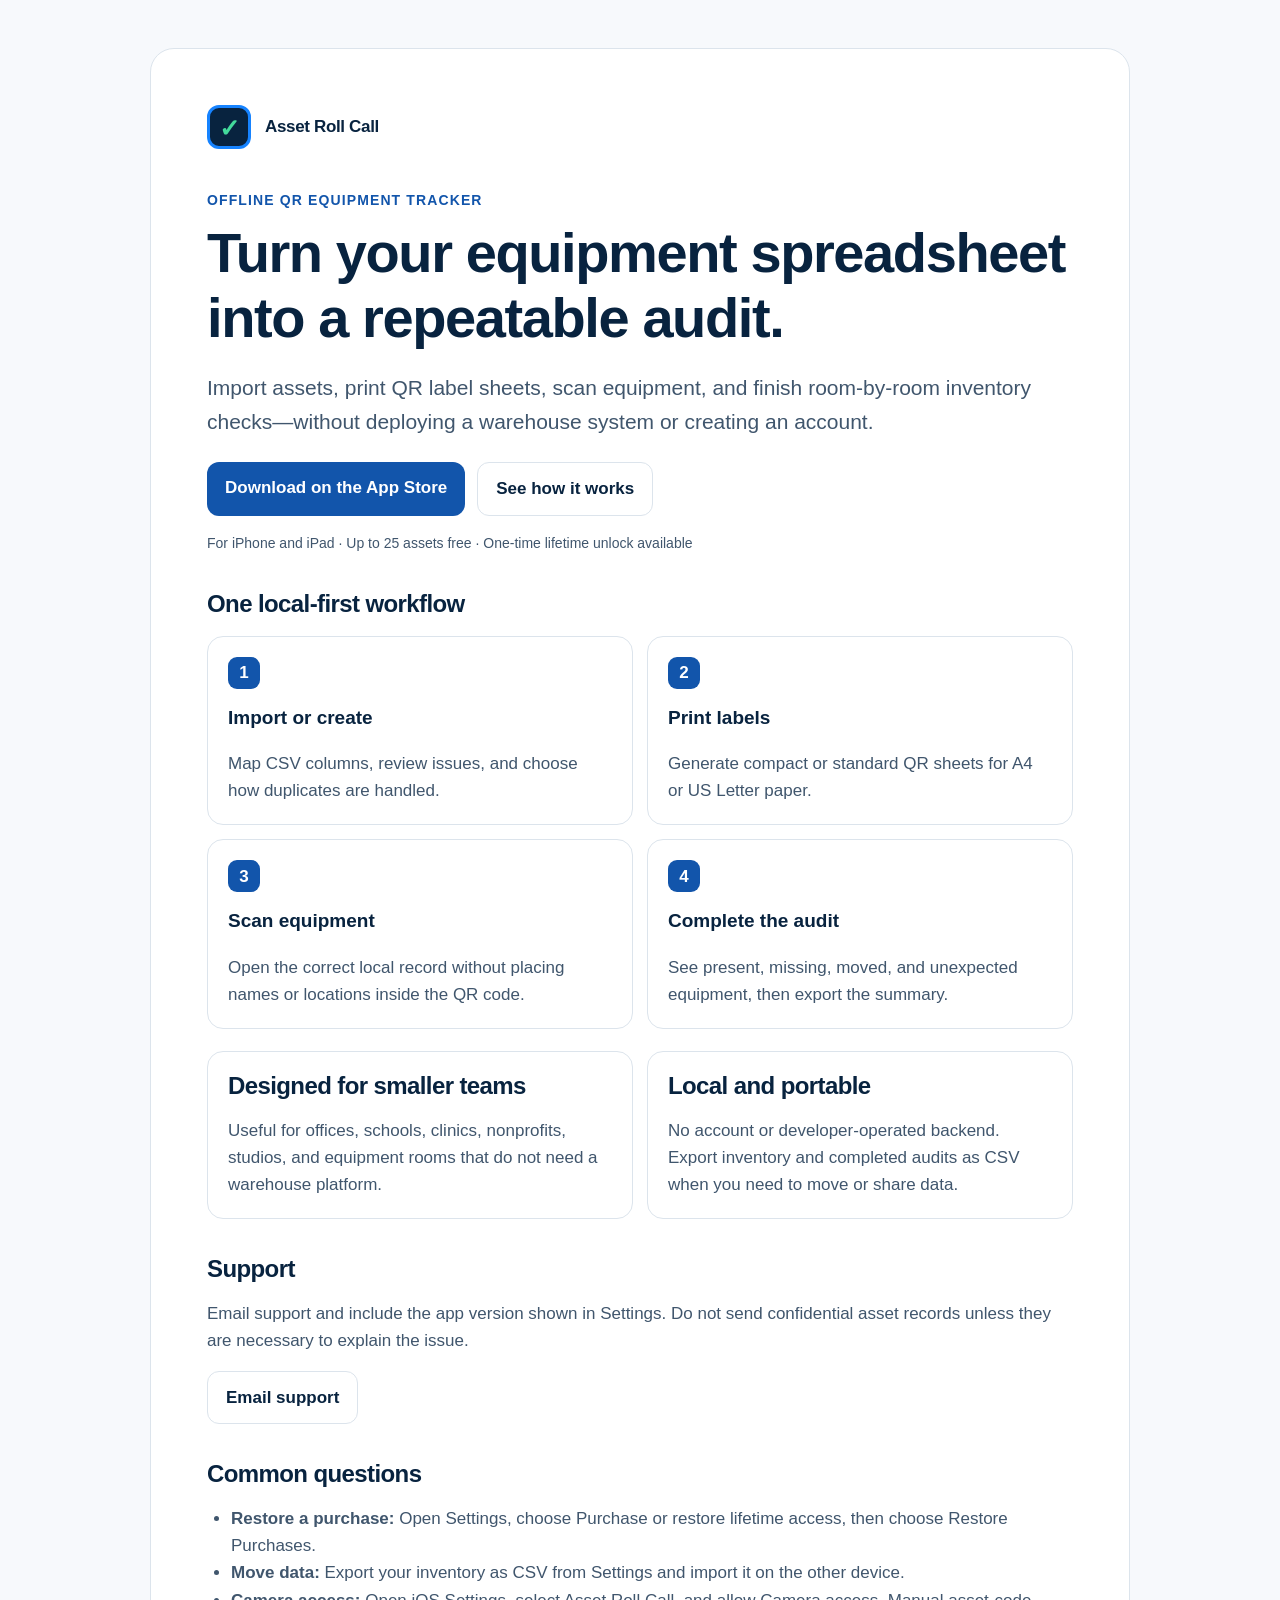
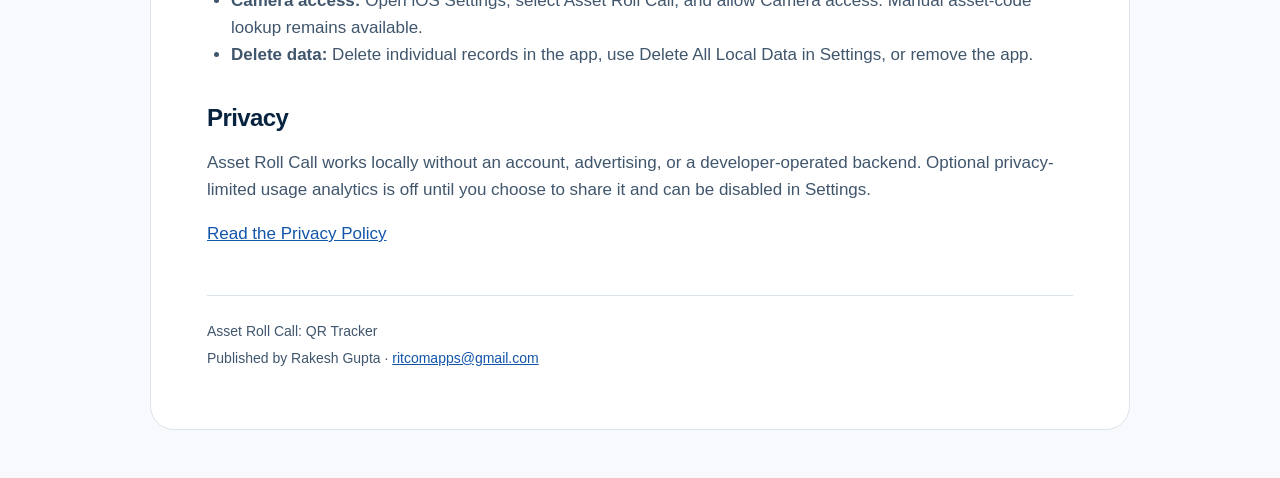
<file: index.html>
<!doctype html>
<html lang="en">
<head>
  <meta charset="utf-8">
  <meta name="viewport" content="width=device-width, initial-scale=1">
  <meta name="description" content="Import equipment from CSV, print private QR labels, and complete inventory audits locally on iPhone and iPad.">
  <title>Asset Roll Call — QR equipment audits without a backend</title>
  <link rel="stylesheet" href="styles.css">
</head>
<body>
  <main>
    <div class="brand"><span class="mark" aria-hidden="true">✓</span> Asset Roll Call</div>
    <p class="eyebrow">Offline QR equipment tracker</p>
    <h1>Turn your equipment spreadsheet into a repeatable audit.</h1>
    <p class="lead">Import assets, print QR label sheets, scan equipment, and finish room-by-room inventory checks—without deploying a warehouse system or creating an account.</p>

    <div class="actions">
      <a class="button primary" href="https://apps.apple.com/us/app/asset-roll-call-qr-tracker/id6813896080">Download on the App Store</a>
      <a class="button secondary" href="#how-it-works">See how it works</a>
    </div>
    <p class="compatibility">For iPhone and iPad · Up to 25 assets free · One-time lifetime unlock available</p>

    <section id="how-it-works">
      <h2>One local-first workflow</h2>
      <div class="steps">
        <article><span>1</span><h3>Import or create</h3><p>Map CSV columns, review issues, and choose how duplicates are handled.</p></article>
        <article><span>2</span><h3>Print labels</h3><p>Generate compact or standard QR sheets for A4 or US Letter paper.</p></article>
        <article><span>3</span><h3>Scan equipment</h3><p>Open the correct local record without placing names or locations inside the QR code.</p></article>
        <article><span>4</span><h3>Complete the audit</h3><p>See present, missing, moved, and unexpected equipment, then export the summary.</p></article>
      </div>
    </section>

    <section class="value-grid">
      <article><h2>Designed for smaller teams</h2><p>Useful for offices, schools, clinics, nonprofits, studios, and equipment rooms that do not need a warehouse platform.</p></article>
      <article><h2>Local and portable</h2><p>No account or developer-operated backend. Export inventory and completed audits as CSV when you need to move or share data.</p></article>
    </section>

    <h2 id="support">Support</h2>
    <p>Email support and include the app version shown in Settings. Do not send confidential asset records unless they are necessary to explain the issue.</p>
    <a class="button secondary" href="mailto:ritcomapps@gmail.com?subject=Asset%20Roll%20Call%20Support">Email support</a>

    <h2>Common questions</h2>
    <ul>
      <li><strong>Restore a purchase:</strong> Open Settings, choose Purchase or restore lifetime access, then choose Restore Purchases.</li>
      <li><strong>Move data:</strong> Export your inventory as CSV from Settings and import it on the other device.</li>
      <li><strong>Camera access:</strong> Open iOS Settings, select Asset Roll Call, and allow Camera access. Manual asset-code lookup remains available.</li>
      <li><strong>Delete data:</strong> Delete individual records in the app, use Delete All Local Data in Settings, or remove the app.</li>
    </ul>

    <h2>Privacy</h2>
    <p>Asset Roll Call works locally without an account, advertising, or a developer-operated backend. Optional privacy-limited usage analytics is off until you choose to share it and can be disabled in Settings.</p>
    <p><a href="privacy.html">Read the Privacy Policy</a></p>

    <footer>
      <p>Asset Roll Call: QR Tracker</p>
      <p>Published by Rakesh Gupta · <a href="mailto:ritcomapps@gmail.com">ritcomapps@gmail.com</a></p>
    </footer>
  </main>
</body>
</html>
</file>
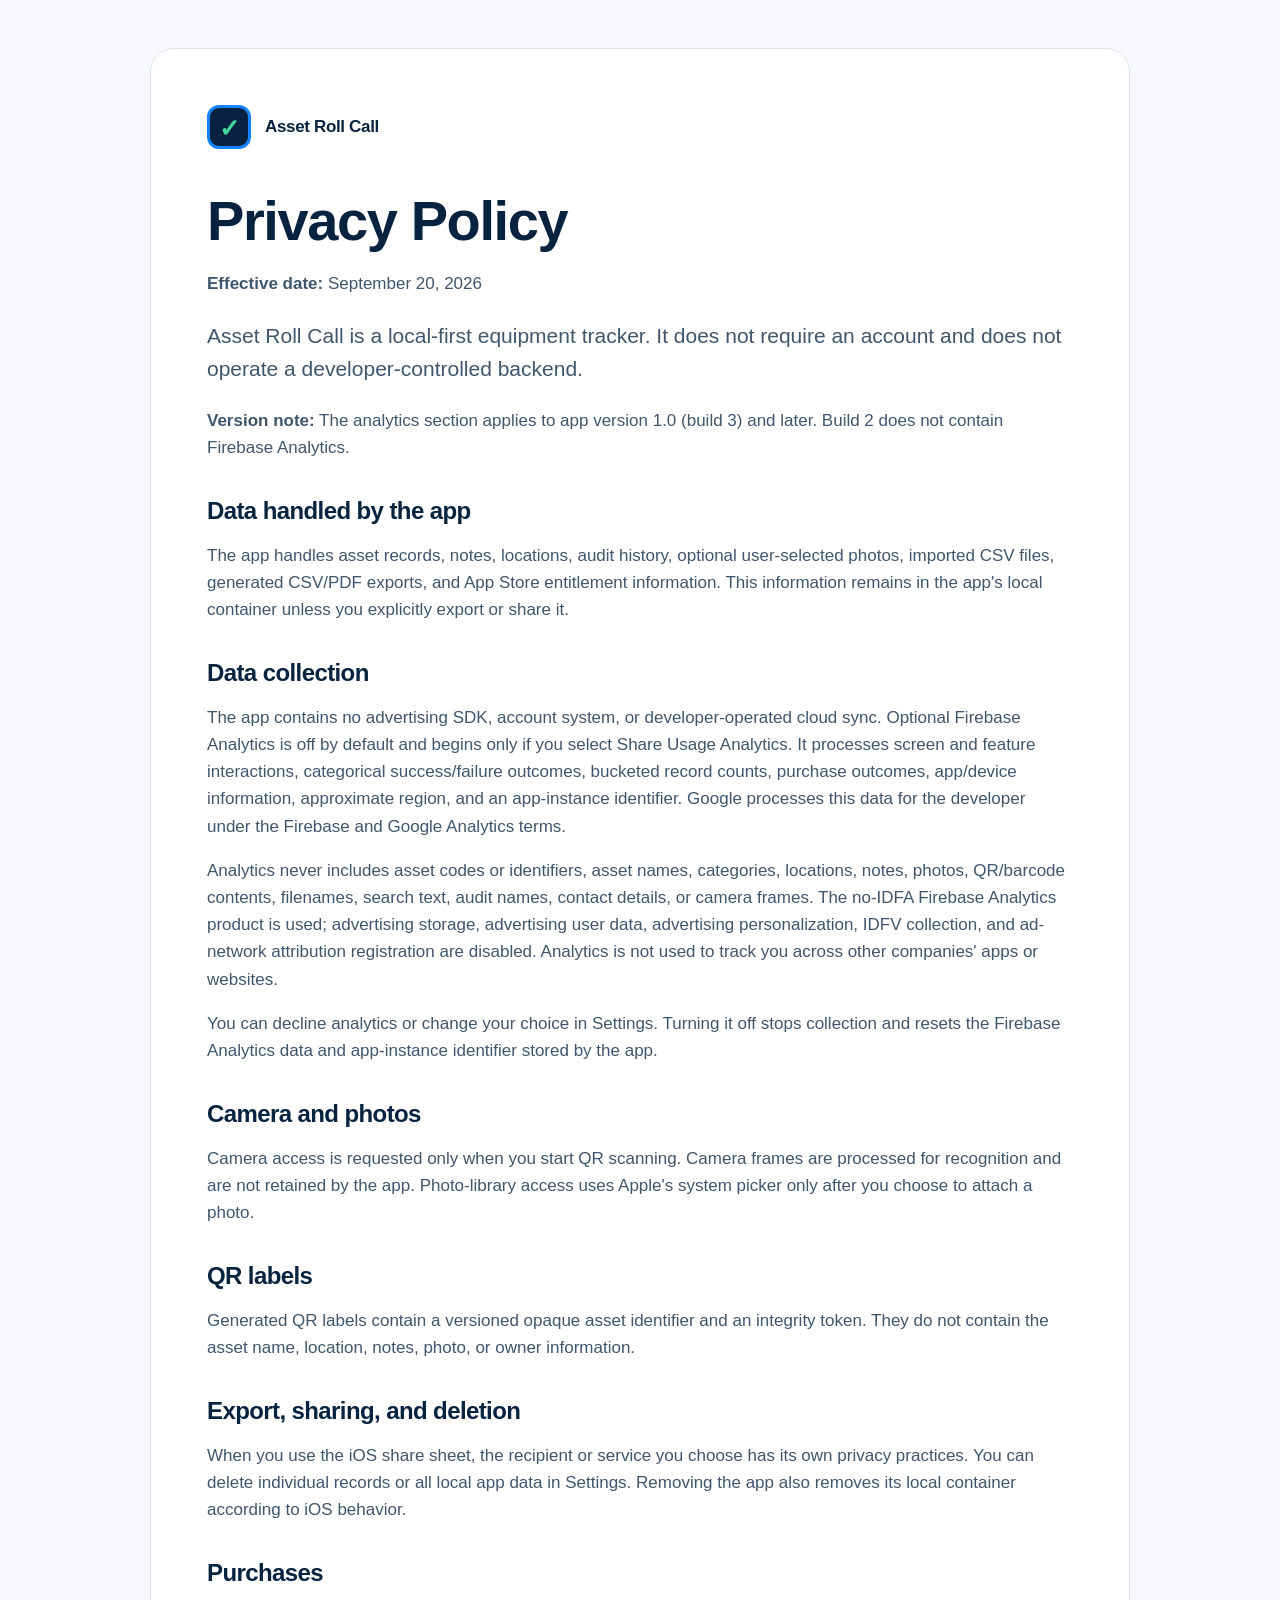
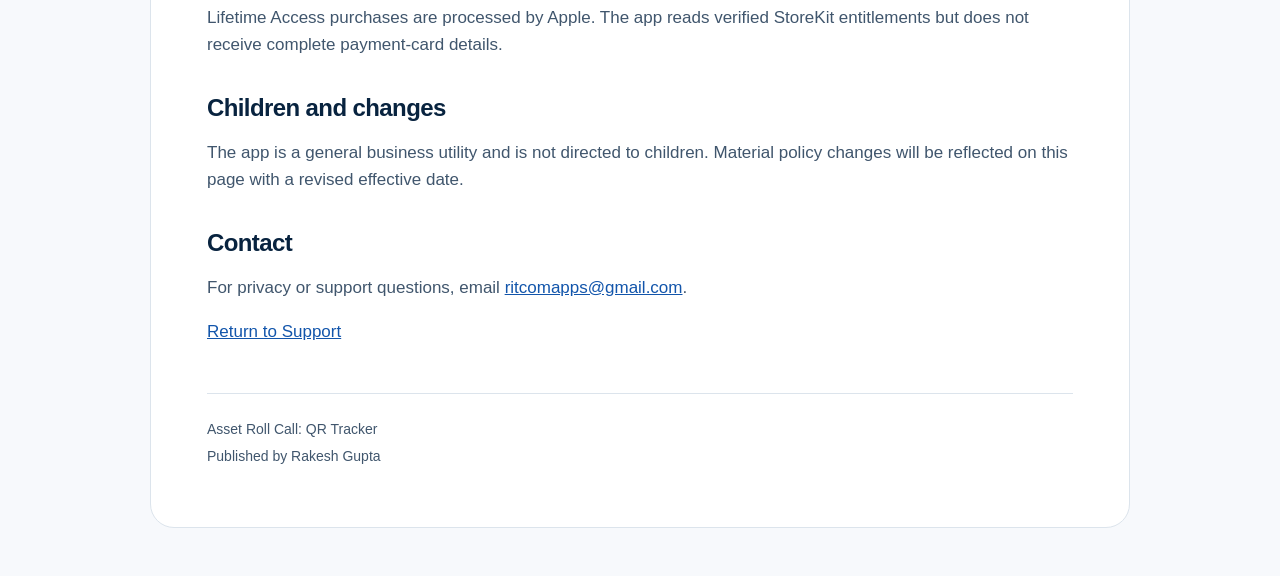
<file: privacy.html>
<!doctype html>
<html lang="en">
<head>
  <meta charset="utf-8">
  <meta name="viewport" content="width=device-width, initial-scale=1">
  <meta name="description" content="Privacy Policy for Asset Roll Call: QR Tracker.">
  <title>Asset Roll Call Privacy Policy</title>
  <link rel="stylesheet" href="styles.css">
</head>
<body>
  <main>
    <div class="brand"><span class="mark" aria-hidden="true">✓</span> Asset Roll Call</div>
    <h1>Privacy Policy</h1>
    <p><strong>Effective date:</strong> September 20, 2026</p>
    <p class="lead">Asset Roll Call is a local-first equipment tracker. It does not require an account and does not operate a developer-controlled backend.</p>
    <p><strong>Version note:</strong> The analytics section applies to app version 1.0 (build 3) and later. Build 2 does not contain Firebase Analytics.</p>

    <h2>Data handled by the app</h2>
    <p>The app handles asset records, notes, locations, audit history, optional user-selected photos, imported CSV files, generated CSV/PDF exports, and App Store entitlement information. This information remains in the app's local container unless you explicitly export or share it.</p>

    <h2>Data collection</h2>
    <p>The app contains no advertising SDK, account system, or developer-operated cloud sync. Optional Firebase Analytics is off by default and begins only if you select Share Usage Analytics. It processes screen and feature interactions, categorical success/failure outcomes, bucketed record counts, purchase outcomes, app/device information, approximate region, and an app-instance identifier. Google processes this data for the developer under the Firebase and Google Analytics terms.</p>
    <p>Analytics never includes asset codes or identifiers, asset names, categories, locations, notes, photos, QR/barcode contents, filenames, search text, audit names, contact details, or camera frames. The no-IDFA Firebase Analytics product is used; advertising storage, advertising user data, advertising personalization, IDFV collection, and ad-network attribution registration are disabled. Analytics is not used to track you across other companies' apps or websites.</p>
    <p>You can decline analytics or change your choice in Settings. Turning it off stops collection and resets the Firebase Analytics data and app-instance identifier stored by the app.</p>

    <h2>Camera and photos</h2>
    <p>Camera access is requested only when you start QR scanning. Camera frames are processed for recognition and are not retained by the app. Photo-library access uses Apple's system picker only after you choose to attach a photo.</p>

    <h2>QR labels</h2>
    <p>Generated QR labels contain a versioned opaque asset identifier and an integrity token. They do not contain the asset name, location, notes, photo, or owner information.</p>

    <h2>Export, sharing, and deletion</h2>
    <p>When you use the iOS share sheet, the recipient or service you choose has its own privacy practices. You can delete individual records or all local app data in Settings. Removing the app also removes its local container according to iOS behavior.</p>

    <h2>Purchases</h2>
    <p>Lifetime Access purchases are processed by Apple. The app reads verified StoreKit entitlements but does not receive complete payment-card details.</p>

    <h2>Children and changes</h2>
    <p>The app is a general business utility and is not directed to children. Material policy changes will be reflected on this page with a revised effective date.</p>

    <h2>Contact</h2>
    <p>For privacy or support questions, email <a href="mailto:ritcomapps@gmail.com">ritcomapps@gmail.com</a>.</p>
    <p><a href="index.html">Return to Support</a></p>

    <footer>
      <p>Asset Roll Call: QR Tracker</p>
      <p>Published by Rakesh Gupta</p>
    </footer>
  </main>
</body>
</html>
</file>
<file: styles.css>
:root {
  color-scheme: light dark;
  --background: #f7f9fc;
  --surface: #ffffff;
  --text: #08233f;
  --secondary: #40566d;
  --accent: #1255ab;
  --border: #dce4ec;
  --mint: #43d99b;
}

@media (prefers-color-scheme: dark) {
  :root {
    --background: #041522;
    --surface: #08233f;
    --text: #f5f8fb;
    --secondary: #c1ceda;
    --accent: #60bff0;
    --border: #24435f;
    --mint: #70e8b8;
  }
}

* { box-sizing: border-box; }

body {
  margin: 0;
  background: var(--background);
  color: var(--text);
  font: 17px/1.6 -apple-system, BlinkMacSystemFont, "Segoe UI", sans-serif;
}

main {
  width: min(980px, calc(100% - 32px));
  margin: 48px auto;
  padding: clamp(24px, 6vw, 56px);
  background: var(--surface);
  border: 1px solid var(--border);
  border-radius: 24px;
}

.brand {
  display: flex;
  align-items: center;
  gap: 14px;
  margin-bottom: 40px;
  font-weight: 750;
  letter-spacing: -0.02em;
}

.mark {
  display: grid;
  width: 44px;
  height: 44px;
  place-items: center;
  color: var(--mint);
  background: #08233f;
  border: 3px solid #1683ff;
  border-radius: 12px;
  font-size: 25px;
}

h1, h2 { line-height: 1.15; letter-spacing: -0.025em; }
h1 { margin: 0 0 14px; font-size: clamp(36px, 7vw, 56px); }
h2 { margin: 36px 0 10px; font-size: 24px; }
h3 { margin: 14px 0 6px; font-size: 19px; }
p, li { color: var(--secondary); }
ul { padding-left: 24px; }
a { color: var(--accent); }
.lead { font-size: 21px; }
.eyebrow { margin: 0 0 10px; color: var(--accent); font-size: 14px; font-weight: 750; letter-spacing: 0.08em; text-transform: uppercase; }
.actions { display: flex; flex-wrap: wrap; gap: 12px; margin-top: 24px; }
.compatibility { font-size: 14px; margin-top: 16px; }
.button {
  display: inline-block;
  padding: 12px 18px;
  color: white;
  background: #1255ab;
  border-radius: 12px;
  font-weight: 650;
  text-decoration: none;
}
.button.primary { background: #1255ab; }
.button.secondary { color: var(--text); background: transparent; border: 1px solid var(--border); }
.steps { display: grid; grid-template-columns: repeat(2, minmax(0, 1fr)); gap: 14px; margin-top: 18px; }
.steps article, .value-grid article { padding: 20px; border: 1px solid var(--border); border-radius: 16px; }
.steps span { display: grid; width: 32px; height: 32px; place-items: center; border-radius: 9px; color: white; background: var(--accent); font-weight: 800; }
.steps p, .value-grid p { margin-bottom: 0; }
.value-grid { display: grid; grid-template-columns: repeat(2, minmax(0, 1fr)); gap: 14px; margin-top: 22px; }
.value-grid h2 { margin-top: 0; }
footer { margin-top: 48px; padding-top: 20px; border-top: 1px solid var(--border); }
footer p { margin: 4px 0; font-size: 14px; }

@media (max-width: 620px) {
  main { margin: 16px auto; }
  .steps, .value-grid { grid-template-columns: 1fr; }
}
</file>
